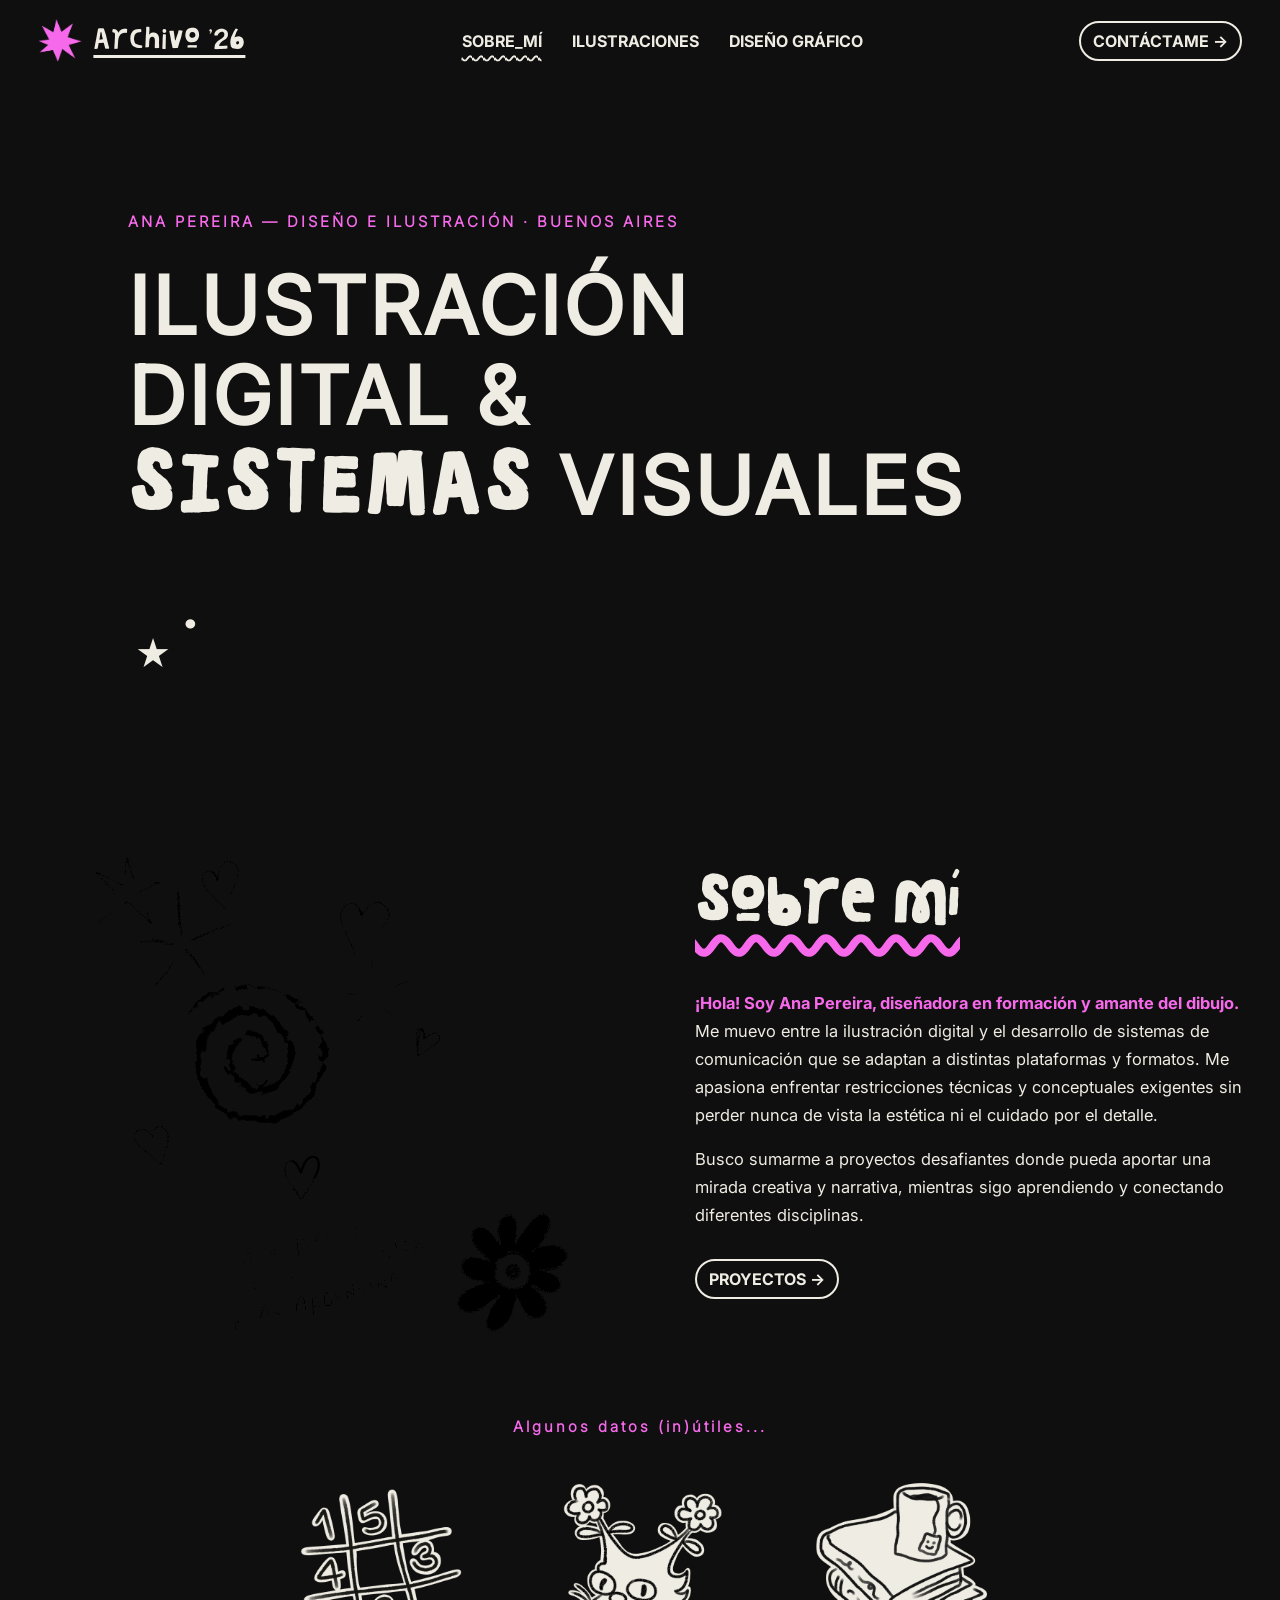
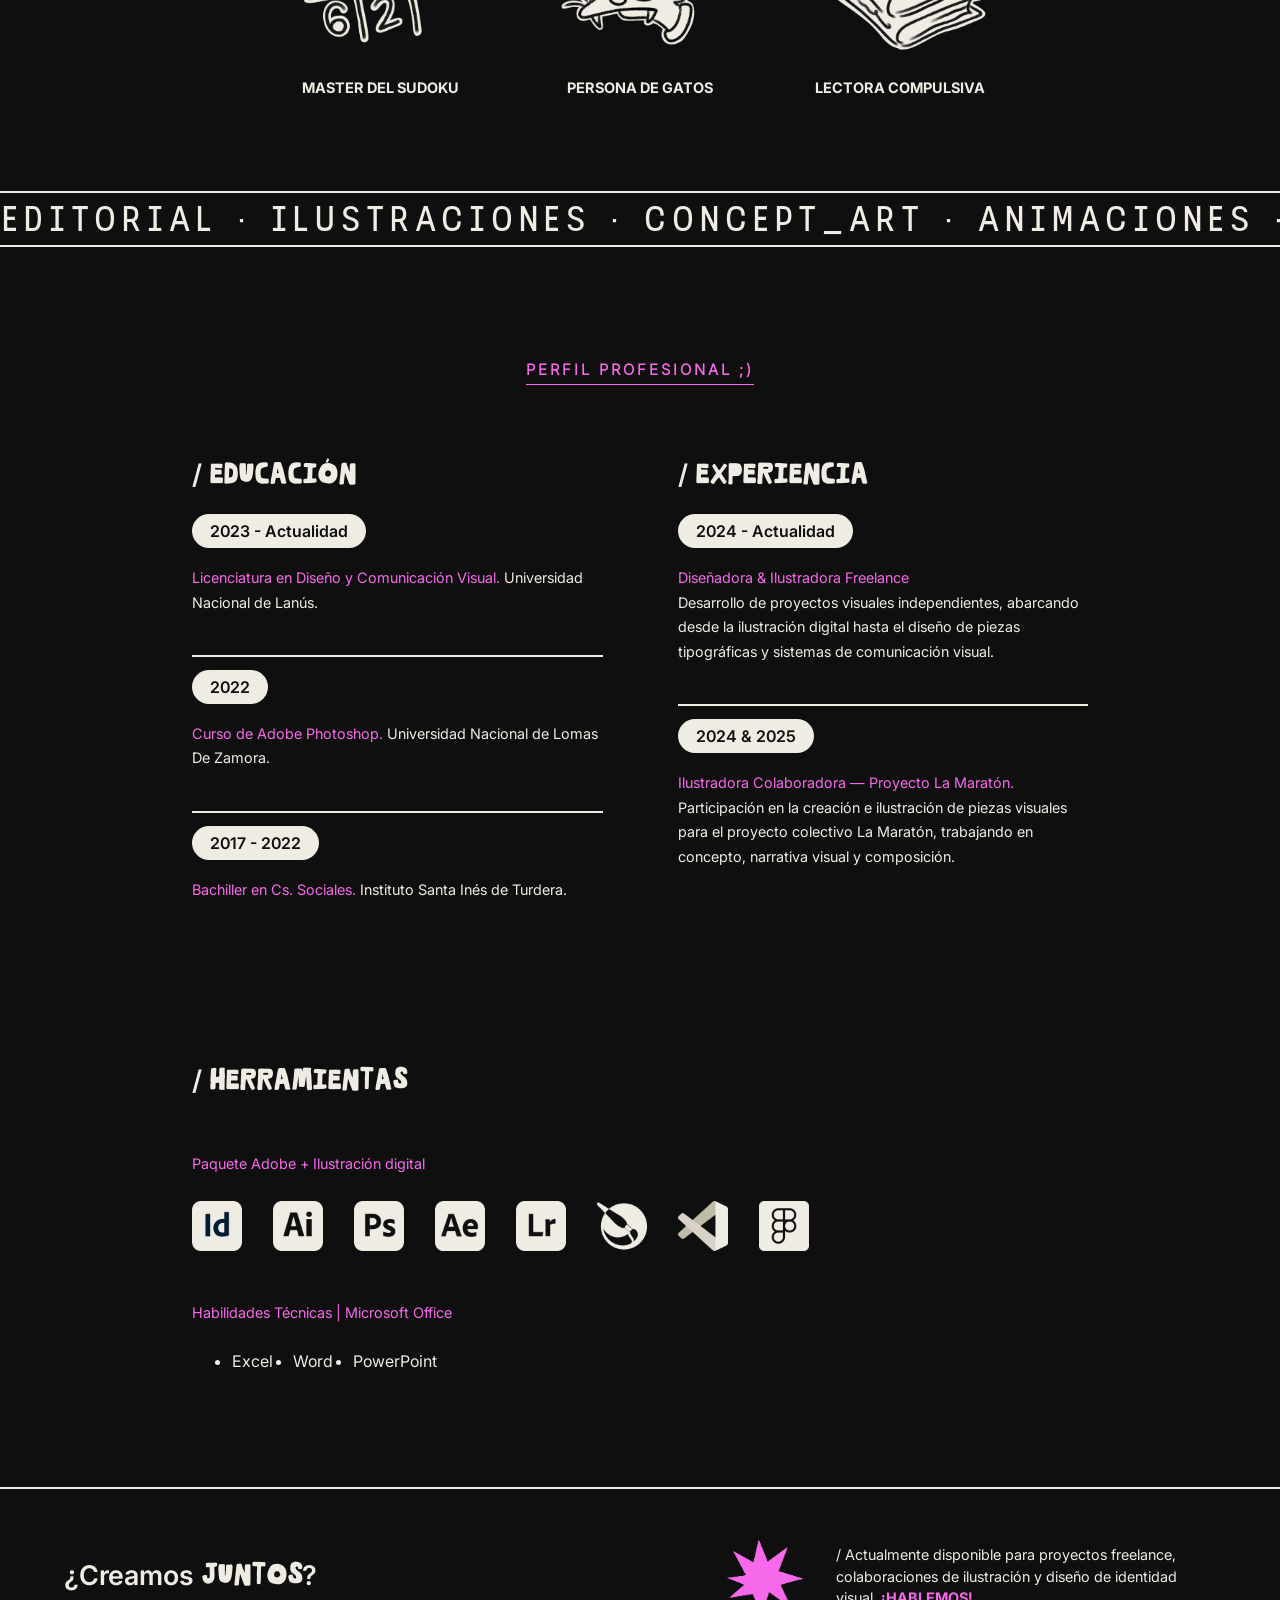
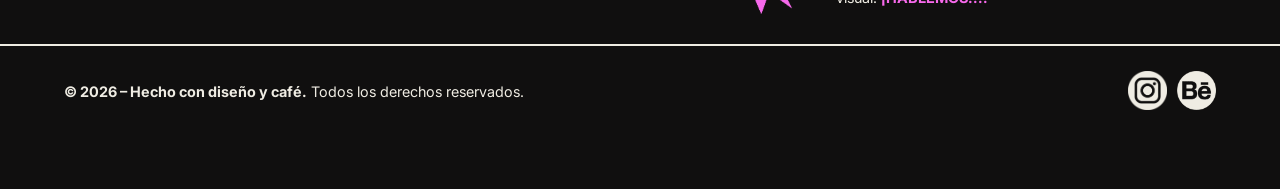
<file: index.html>
<!DOCTYPE html>
<html lang="es">

<head>
    <meta charset="utf-8" />
    <title>Pereira Ana | Portfolio</title>
    <link rel="stylesheet" href="style.css">
    <link rel="icon" href="/IMG/favicon.ico" type="image/x-icon">
</head>


<body>
    <div class="preloader">
        <img src="IMG/preloader.png" alt="Cargando...">
    </div>

    <header class="header-container">
        <div class="header-left">
            <a href="#" class="header-logo">
                <img src="IMG/gif-index.gif" alt="Logo Estrella" />
            </a>
            <a href="#" class="nav-derecha">Archivo '26</a>
        </div>

        <!-- MENÚ ALTERNATIVO -->
        <input type="checkbox" id="menu-toggle" class="menu-checkbox">
        <label for="menu-toggle" class="menu-toggle">
            <span></span>
            <span></span>
            <span></span>
        </label>

        <!-- ENLACES NAV -->
        <nav class="nav-principal">
            <a href="index.html" class="botón-activo">SOBRE_MÍ</a>
            <a href="ilustraciones.html">ILUSTRACIONES</a>
            <a href="#">DISEÑO GRÁFICO</a>
        </nav>


        <!-- LADO DERECHO -->
        <div class="header-right">
            <a href="contacto.html" class="nav-contacto">CONTÁCTAME <span class="arrow">→</span></a>
        </div>
    </header>

    <main>
        <!-- VOLANTA Y TITULAR -->
        <section class="hero-container">
            <h2>ANA PEREIRA — DISEÑO E ILUSTRACIÓN · BUENOS AIRES</h2>
            <h1>ILUSTRACIÓN<br>DIGITAL &<br><span class="destacado">SISTEMAS</span> VISUALES</h1>
            <p class="elemento-decorativo">⋆˙</p>
        </section>

        <!-- MI PRESENTACIÓN -->
        <section class="sobre-mi">
            <div class="perfil">
                <img src="IMG/gif-sobre_mi.gif" alt="Ana" width="550" class="foto-perfil">
                <div class="columna-perfil">
                    <h4>Sobre mí</h4>
                    <p id="b1"><span class="destacado-presentacion"> ¡Hola! Soy Ana Pereira, diseñadora en formación y
                            amante del
                            dibujo.
                        </span> Me muevo entre la ilustración digital y el desarrollo de sistemas de comunicación que se
                        adaptan a distintas plataformas y formatos. Me apasiona enfrentar restricciones técnicas y
                        conceptuales exigentes sin perder nunca de vista la estética ni el cuidado por el detalle.</p>
                    <p id="b2">Busco sumarme a proyectos desafiantes donde pueda aportar una mirada creativa y
                        narrativa,
                        mientras sigo aprendiendo y conectando diferentes disciplinas.</p>
                    <a href="ilustraciones.html" class="proyectos-perfil"> PROYECTOS <span class="arrow">→</span></a>
                </div>
            </div>

            <!-- CURIOSIDADES SOBRE MÍ -->
            <h2 class="curiosidades-titular">Algunos datos (in)útiles...</h2>
            <div class="curiosidades-container">
                <div class="curiosidades-item">
                    <img src="IMG/sudoku.png" alt="curiosidad1" class="img-normal" width="180">
                    <img src="IMG/sudoku_v2.png" alt="curiosidad2-hover" class="img-hover" width="180">
                    <p>MASTER DEL SUDOKU</p>
                </div>
                <div class="curiosidades-item">
                    <img src="IMG/gatito.png" alt="curiosidad2" class="img-normal" width="180">
                    <img src="IMG/gatito_v2.png" alt="curiosidad2-hover" class="img-hover" width="180">
                    <p>PERSONA DE GATOS</p>
                </div>
                <div class="curiosidades-item">
                    <img src="IMG/libro.png" alt="curiosidad2" class="img-normal" width="180">
                    <img src="IMG/libro_v2.png" alt="curiosidad2-hover" class="img-hover" width="180">
                    <p>LECTORA COMPULSIVA</p>
                </div>
            </div>
        </section>


        <!-- CINTA ANIMADA DE TEXTO -->
        <section class="cinta-marquee">
            <div class="cinta-track">
                <!-- Primer bloque de texto -->
                <div class="grupo-texto">
                    <span>EDITORIAL</span>
                    <span class="punto">·</span>
                    <span>ILUSTRACIONES</span>
                    <span class="punto">·</span>
                    <span>CONCEPT_ART</span>
                    <span class="punto">·</span>
                    <span>ANIMACIONES</span>
                    <span class="punto">·</span>
                    <span>PACKAGING</span>
                    <span class="punto">·</span>
                    <span>BRANDING</span>
                    <span class="punto">·</span>
                </div>
                <!-- Segundo bloque-->
                <div class="grupo-texto" aria-hidden="true">
                    <span>EDITORIAL</span>
                    <span class="punto">·</span>
                    <span>ILUSTRACIONES</span>
                    <span class="punto">·</span>
                    <span>CONCEPT_ART</span>
                    <span class="punto">·</span>
                    <span>ANIMACIONES</span>
                    <span class="punto">·</span>
                    <span>PACKAGING</span>
                    <span class="punto">·</span>
                    <span>BRANDING</span>
                    <span class="punto">·</span>
                </div>
            </div>
        </section>


        <!-- PERFIL Y COLUMNAS -->
        <section class="curriculum">
            <h2 class="titulo-formacion">PERFIL PROFESIONAL ;) </h2>
            <div class="formacion">
                <div class="listado-skills">
                    <h3>/ <span class="palabra-color">EDUCACIÓN</span></h3>
                    <ul class="lista-curriculum">
                        <li class="item-curriculum">
                            <span class="ed-tag">2023 - Actualidad</span>
                            <p class="ed-texto"><span class="destacado-curriculum">Licenciatura en Diseño y
                                    Comunicación Visual.</span> Universidad Nacional de Lanús.</p>
                        </li>

                        <li class="item-curriculum">
                            <span class="ed-tag">2022</span>
                            <p class="ed-texto"><span class="destacado-curriculum">Curso de Adobe
                                    Photoshop.</span> Universidad Nacional de Lomas De Zamora.</p>
                        </li>

                        <li class="item-curriculum">
                            <span class="ed-tag">2017 - 2022</span>
                            <p class="ed-texto"><span class="destacado-curriculum"> Bachiller en Cs.
                                    Sociales.</span> Instituto Santa Inés de Turdera.</p>
                        </li>
                    </ul>
                </div>

                <div class="listado-skills">
                    <h3>/ <span class="palabra-color">EXPERIENCIA</span></h3>
                    <ul class="lista-curriculum">
                        <li class="item-curriculum">
                            <span class="ed-tag">2024 - Actualidad</span>
                            <p class="ed-texto"><span class="destacado-curriculum">Diseñadora & Ilustradora
                                    Freelance</span><br>Desarrollo de proyectos visuales independientes, abarcando desde
                                la
                                ilustración digital hasta el diseño de piezas tipográficas y sistemas de comunicación
                                visual.</p>
                        </li>
                        <li class="item-curriculum">
                            <span class="ed-tag">2024 & 2025</span>
                            <p class="ed-texto"><span class="destacado-curriculum"> Ilustradora Colaboradora — Proyecto
                                    La
                                    Maratón.</span><br>Participación en la creación e ilustración de piezas visuales
                                para el
                                proyecto colectivo La Maratón, trabajando en concepto, narrativa visual y composición.
                            </p>
                        </li>
                    </ul>
                </div>



                <div id="listado-adobe">
                    <h3>/ <span class="palabra-color">HERRAMIENTAS</span></h3>

                    <div>
                        <p class="ed-texto"><span class="destacado-curriculum">Paquete Adobe + Ilustración
                                digital</span>
                        </p>
                        <div class="contenedor-iconos">
                            <img class="skill-icon" src="IMG/icono-indesign.png" alt="InDesign" width="50">
                            <img class="skill-icon" src="IMG/icono-iIllustrator.png" alt="Illustrator" width="50">
                            <img class="skill-icon" src="IMG/icono-photoshop.png" alt="Photoshop" width="50">
                            <img class="skill-icon" src="IMG/icono-aftereffects.png" alt="AfterEffects" width="50">
                            <img class="skill-icon" src="IMG/icono-lightroom.png" alt="Lightroom" width="50">
                            <img class="skill-icon" src="IMG/icono-krita.png" alt="Krita" width="50">
                            <img class="skill-icon" src="IMG/icono-vsc.png" alt="Visual" width="50">
                            <img class="skill-icon" src="IMG/icono-figma.png" alt="Figma" width="50">
                        </div>
                    </div>

                    <div>
                        <p class="ed-texto"><span class="destacado-curriculum">Habilidades Técnicas | Microsoft
                                Office</span></p>
                        <ul class="listado-office">
                            <li>Excel</li>
                            <li>Word</li>
                            <li>PowerPoint</li>
                        </ul>
                    </div>

                </div>

            </div>
        </section>
    </main>

    <!-- CONTACTO -->
    <footer class="footer-container">
        <!-- Franja Superior -->
        <div class="footer-superior">
            <div class="footer-titulo-seccion">
                <h3>¿Creamos <span class="palabra-color">JUNTOS</span>?</h3>
            </div>

            <div class="footer-derecha">
                <img src="IMG/gif-index.gif" alt="Estrella" class="footer-estrella" width="80">
                <p class="footer-info">/ Actualmente disponible para proyectos freelance, colaboraciones de ilustración
                    y diseño de identidad visual. <span class="footer-contacto-link">¡HABLEMOS!...</span></p>
            </div>
        </div>

        <!-- Franja Inferior -->
        <div class="footer-inferior">
            <p>
                <span class="copy-destacado">&copy; 2026 – Hecho con diseño y café.</span> Todos los derechos
                reservados.
            </p>
            <div class="footer-redes">
                <a href="https://instagram.com" target="_blank"><img src="IMG/icono-instagram.png" alt="Instagram"
                        width="39"></a>
                <a href="https://behance.net" target="_blank"><img src="IMG/icono-behance.png" alt="Behance"
                        width="39"></a>
            </div>
        </div>
    </footer>
</body>

</html>
</file>
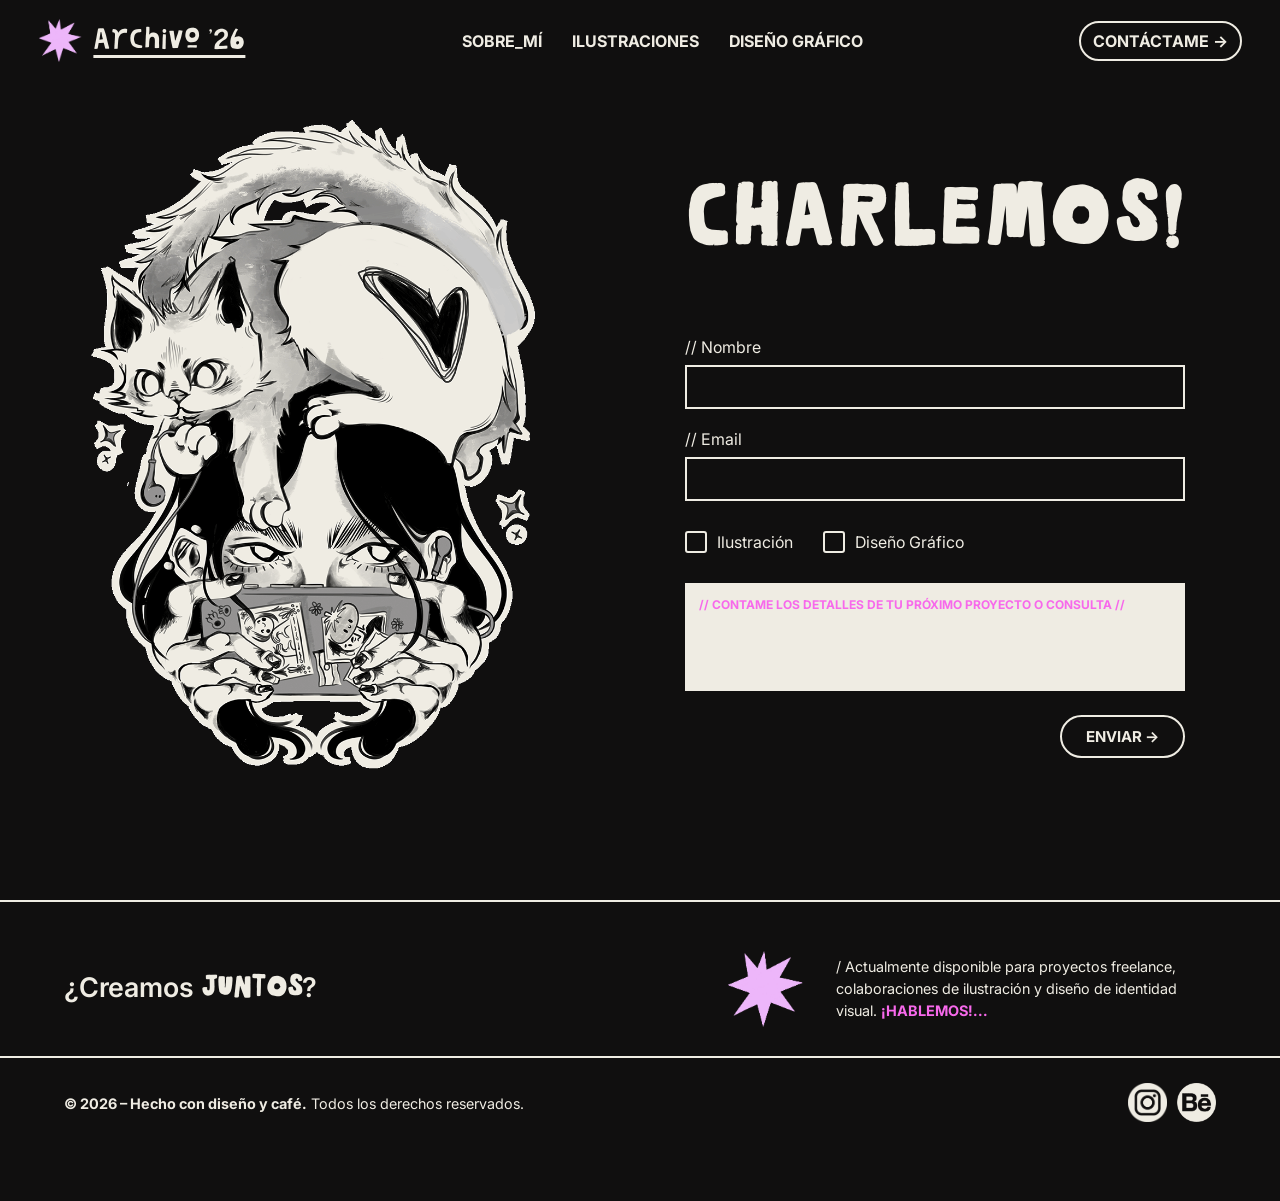
<file: contacto.html>
<!DOCTYPE html>
<html lang="es">

<head>
    <meta charset="utf-8" />
    <title>Pereira Ana | Portfolio</title>
    <link rel="stylesheet" href="style.css">
    <link rel="icon" href="/IMG/favicon.ico" type="image/x-icon">
</head>

<body>
    <!-- BARRA DE NAVEGACIÓN -->
    <header class="header-container">

        <!-- Lado Izquierdo: Logo y Archivo '26 -->
        <div class="header-left">
            <a href="#" class="header-logo">
                <img src="IMG/gif-index.gif" alt="Logo Estrella" />
            </a>
            <a href="#" class="nav-derecha">Archivo '26</a>
        </div>

        <input type="checkbox" id="menu-toggle" class="menu-checkbox">
        <!-- CMenú alternativo -->
        <label for="menu-toggle" class="menu-toggle">
            <span></span>
            <span></span>
            <span></span>
        </label>

        <!-- Centro: Enlaces de navegación -->
        <nav class="nav-principal">
            <a href="index.html">SOBRE_MÍ</a>
            <a href="ilustraciones.html">ILUSTRACIONES</a>
            <a href="#">DISEÑO GRÁFICO</a>
        </nav>

        <!-- Lado Derecho: Botón de contacto -->
        <div class="header-right">
            <a href="contacto.html" class="nav-contacto">CONTÁCTAME <span class="arrow">→</span></a>
        </div>
    </header>

    <main>
        <!-- SECCIÓN DE CONTACTO -->
        <section class="seccion-contacto">
            <!-- FORMULARIO LADO IZQUIERDO -->
            <div class="contacto-imagen">
                <img src="IMG/gif-contacto.gif" alt="Ilustración-contacto">
            </div>

            <!-- FORMULARIO LADO DERECHO -->
            <div class="contacto-formulario">
                <h1><span class="destacado">CHARLEMOS!</span></h1>

                <form action="#" method="POST">

                    <div class="campo-grupo">
                        <label>// Nombre</label>
                        <input type="text" name="nombre" required>
                    </div>

                    <div class="campo-grupo">
                        <label>// Email</label>
                        <input type="email" name="email" required>
                    </div>

                    <div class="contacto-opciones">
                        <label class="custom-checkbox">
                            <input type="checkbox" name="interes" value="ilustracion">
                            <span class="checkmark"></span>
                            Ilustración
                        </label>

                        <label class="custom-checkbox">
                            <input type="checkbox" name="interes" value="diseño">
                            <span class="checkmark"></span>
                            Diseño Gráfico
                        </label>
                    </div>

                    <div class="campo-grupo">
                        <textarea name="mensaje" rows="5"
                            placeholder="// CONTAME LOS DETALLES DE TU PRÓXIMO PROYECTO O CONSULTA //"></textarea>
                    </div>
                    <button type="submit" class="btn-enviar">ENVIAR →</button>
                </form>
            </div>
        </section>

    </main>

    <!-- CONTACTO -->
    <footer class="footer-container">
        <!-- Franja Superior -->
        <div class="footer-superior">
            <div class="footer-titulo-seccion">
                <h3>¿Creamos <span class="palabra-color">JUNTOS</span>?</h3>
            </div>

            <div class="footer-derecha">
                <img src="IMG/gif-index.gif" alt="Estrella" class="footer-estrella" width="80">
                <p class="footer-info">/ Actualmente disponible para proyectos freelance, colaboraciones de ilustración
                    y diseño de identidad visual. <span class="footer-contacto-link">¡HABLEMOS!...</span></p>
            </div>
        </div>

        <!-- Franja Inferior -->
        <div class="footer-inferior">
            <p>
                <span class="copy-destacado">&copy; 2026 – Hecho con diseño y café.</span> Todos los derechos
                reservados.
            </p>
            <div class="footer-redes">
                <a href="https://instagram.com" target="_blank"><img src="IMG/icono-instagram.png" alt="Instagram"
                        width="39"></a>
                <a href="https://behance.net" target="_blank"><img src="IMG/icono-behance.png" alt="Behance"
                        width="39"></a>
            </div>
        </div>
    </footer>
</body>

</html>
</file>
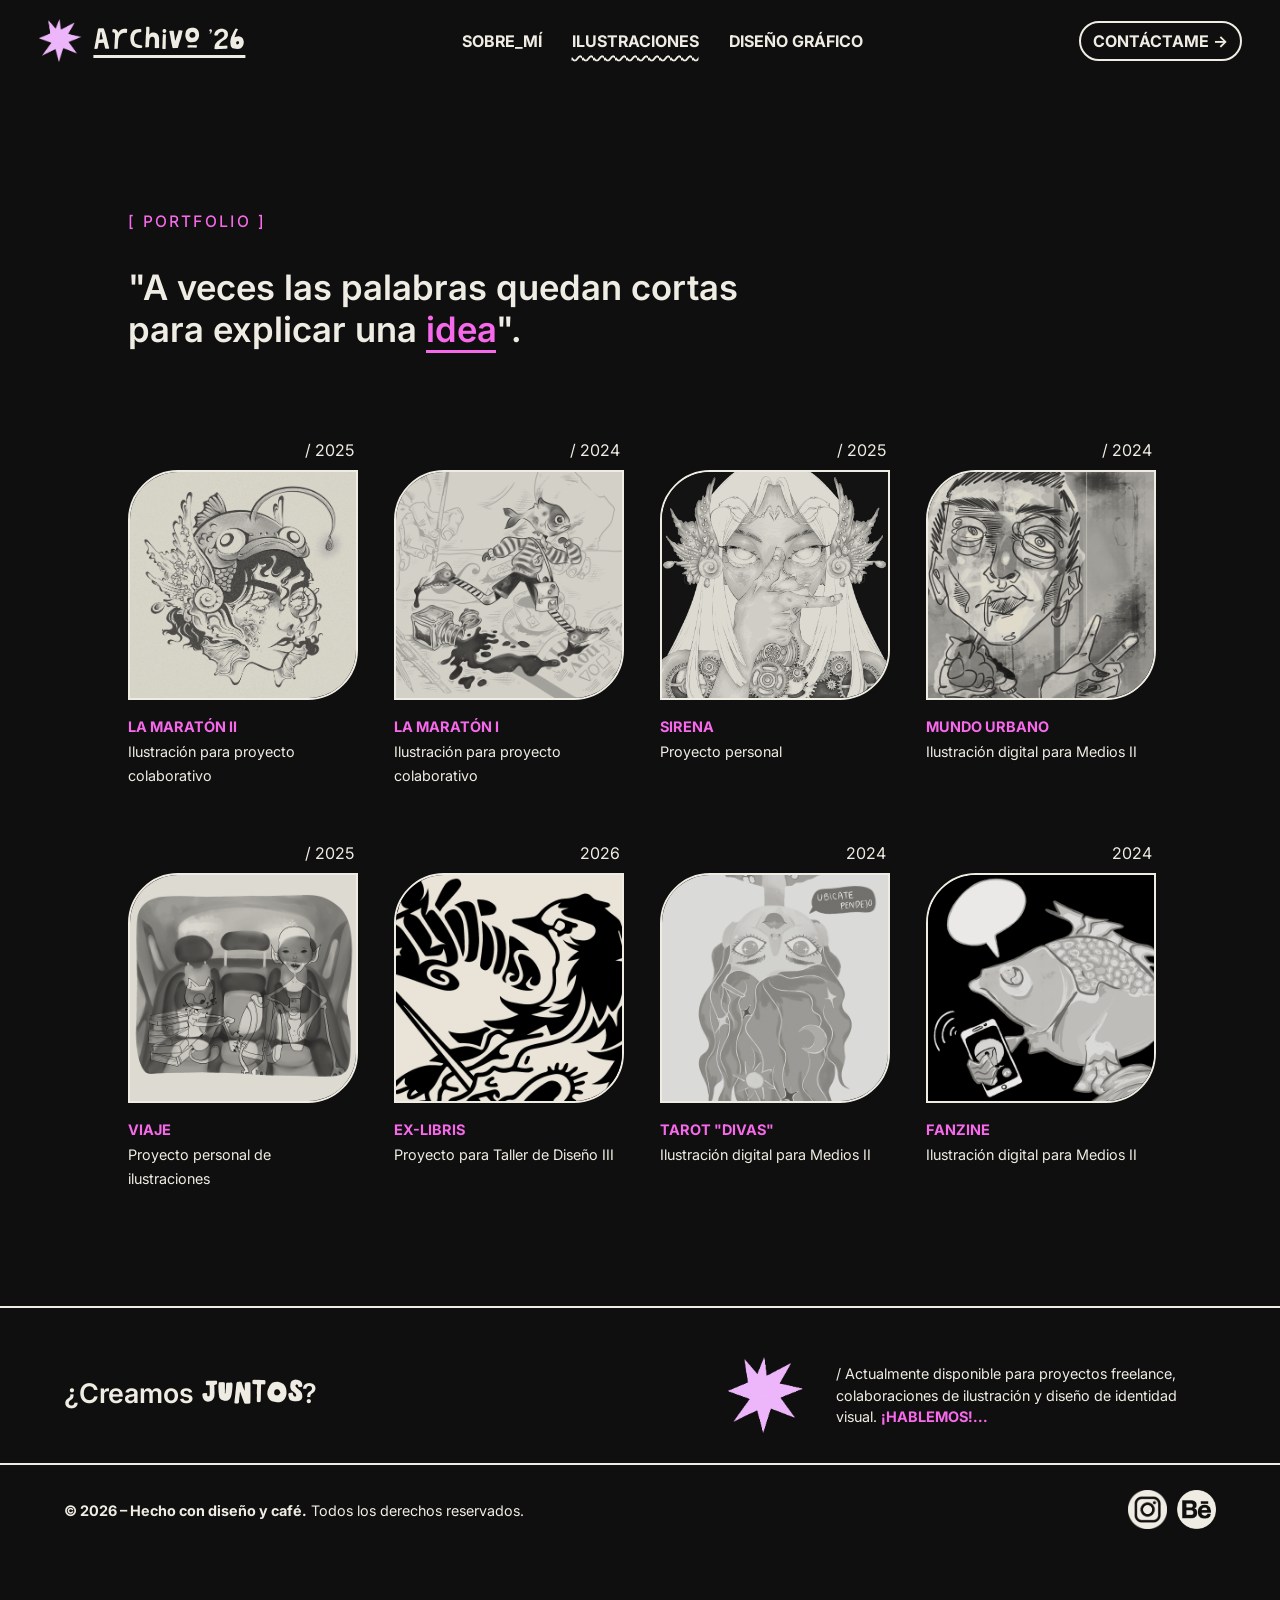
<file: ilustraciones.html>
<!DOCTYPE html>
<html lang="es">

<head>
    <meta charset="utf-8" />
    <title>Pereira Ana | Portfolio</title>
    <link rel="stylesheet" href="style.css">
    <link rel="icon" href="/IMG/favicon.ico" type="image/x-icon">
    <link rel="stylesheet" href="https://cdn.jsdelivr.net/npm/@fancyapps/ui@5.0/dist/fancybox/fancybox.css" />
</head>

<body>
    <!-- BARRA DE NAVEGACIÓN -->
    <header class="header-container">

        <!-- Lado Izquierdo: Logo y Archivo '26 -->
        <div class="header-left">
            <a href="#" class="header-logo">
                <img src="IMG/gif-index.gif" alt="Logo Estrella" />
            </a>
            <a href="#" class="nav-derecha">Archivo '26</a>
        </div>

        <input type="checkbox" id="menu-toggle" class="menu-checkbox">
        <!-- CMenú alternativo -->
        <label for="menu-toggle" class="menu-toggle">
            <span></span>
            <span></span>
            <span></span>
        </label>

        <!-- Centro: Enlaces de navegación -->
        <nav class="nav-principal">
            <a href="index.html">SOBRE_MÍ</a>
            <a href="ilustraciones.html" class="botón-activo">ILUSTRACIONES</a>
            <a href="#">DISEÑO GRÁFICO</a>
        </nav>

        <!-- Lado Derecho: Botón de contacto -->
        <div class="header-right">
            <a href="contacto.html" class="nav-contacto">CONTÁCTAME <span class="arrow">→</span></a>
        </div>
    </header>

    <main>
        <section class="hero-container">
            <h2>[ PORTFOLIO ]</h2>
            <h3 class="frase-ilustraciones">"A veces las palabras quedan cortas<br>para explicar una <span
                    class="destacado-ilustraciones">idea</span>".</h3>
        </section>

        <div class="galeria-grid">
            <!-- Fila 1 (Imágenes 1 a 4) -->
            <div class="galeria-item">
                <span class="galeria-fecha">/ 2025</span>
                <a href="IMG/ilustracion_1_v2.png" data-fancybox="galeria"
                    data-caption="LA MARATÓN - Ilustración digital / 2025">
                    <img src="IMG/ilustracion_1.png" alt="La Maratón">
                </a>
                <p><span class="destacado-galeria">LA MARATÓN II</span><br>Ilustración para proyecto colaborativo</p>
            </div>

            <div class="galeria-item">
                <span class="galeria-fecha">/ 2024</span>
                <a href="IMG/ilustracion_3_v2.png" data-fancybox="galeria"
                    data-caption="LA MARATÓN - Ilustración digital / 2025">
                        <img src="IMG/ilustracion_3.png" alt="La Maratón">
                    </a>
                    <p><span class="destacado-galeria">LA MARATÓN I</span><br>Ilustración para proyecto colaborativo</p>
            </div>

            <div class="galeria-item">
                <span class="galeria-fecha">/ 2025</span>
                <a href="IMG/ilustracion_4_v2.png" data-fancybox="galeria"
                    data-caption="LA MARATÓN - Ilustración digital / 2025">
                    <img src="IMG/ilustracion_4.png" alt="La Maratón">
                </a>
                <p><span class="destacado-galeria">SIRENA</span><br>Proyecto personal</p>
            </div>

            <div class="galeria-item">
                <span class="galeria-fecha">/ 2024</span>
                <a href="IMG/ilustracion_2_v2.png" data-fancybox="galeria"
                    data-caption="LA MARATÓN - Ilustración digital / 2025">
                    <img src="IMG/ilustracion_2.png" alt="La Maratón">
                </a>
                <p><span class="destacado-galeria">MUNDO URBANO</span><br>Ilustración digital para Medios II</p>
            </div>

            <!-- Fila 2 (Imágenes 5 a 8) -->
            <div class="galeria-item">
                <span class="galeria-fecha">/ 2025</span>
                <a href="IMG/ilustracion_5_v2.png" data-fancybox="galeria"
                    data-caption="LA MARATÓN - Ilustración digital / 2025">
                    <img src="IMG/ilustracion_5.png" alt="La Maratón">
                </a>
                <p><span class="destacado-galeria">VIAJE</span><br>Proyecto personal de ilustraciones</p>
            </div>

            <div class="galeria-item">
                <span class="galeria-fecha">2026</span>
                <a href="IMG/ilustracion_6_v6.png" data-fancybox="galeria"
                    data-caption="LA MARATÓN - Ilustración digital / 2025">
                    <img src="IMG/ilustracion_6.png" alt="La Maratón">
                </a>
                <p><span class="destacado-galeria">EX-LIBRIS</span><br>Proyecto para Taller de Diseño III</p>
            </div>

            <div class="galeria-item">
                <span class="galeria-fecha">2024</span>
                <a href="IMG/ilustracion_7_v2.png" data-fancybox="galeria"
                    data-caption="LA MARATÓN - Ilustración digital / 2025">
                    <img src="IMG/ilustracion_7.png" alt="La Maratón">
                </a>
                <p><span class="destacado-galeria">TAROT "DIVAS"</span><br>Ilustración digital para Medios II</p>
            </div>

            <div class="galeria-item">
                <span class="galeria-fecha">2024</span>
                <a href="IMG/ilustracion_8_v2.png" data-fancybox="galeria"
                    data-caption="LA MARATÓN - Ilustración digital / 2025">
                    <img src="IMG/ilustracion_8.png" alt="La Maratón">
                </a>
                <p><span class="destacado-galeria">FANZINE</span><br>Ilustración digital para Medios II</p>
            </div>
        </div>

    </main>

    <!-- CONTACTO -->
    <footer class="footer-container">
        <!-- Franja Superior -->
        <div class="footer-superior">
            <div class="footer-titulo-seccion">
                <h3>¿Creamos <span class="palabra-color">JUNTOS</span>?</h3>
            </div>

            <div class="footer-derecha">
                <img src="IMG/gif-index.gif" alt="Estrella" class="footer-estrella" width="80">
                <p class="footer-info">/ Actualmente disponible para proyectos freelance, colaboraciones de ilustración
                    y diseño de identidad visual. <span class="footer-contacto-link">¡HABLEMOS!...</span></p>
            </div>
        </div>

        <!-- Franja Inferior -->
        <div class="footer-inferior">
            <p>
                <span class="copy-destacado">&copy; 2026 – Hecho con diseño y café.</span> Todos los derechos
                reservados.
            </p>
            <div class="footer-redes">
                <a href="https://instagram.com" target="_blank"><img src="IMG/icono-instagram.png" alt="Instagram"
                        width="39"></a>
                <a href="https://behance.net" target="_blank"><img src="IMG/icono-behance.png" alt="Behance"
                        width="39"></a>
            </div>
        </div>
    </footer>

    <script src="https://cdn.jsdelivr.net/npm/@fancyapps/ui@5.0/dist/fancybox/fancybox.umd.js"></script>
    <script>
        Fancybox.bind("[data-fancybox='galeria']", {
            Toolbar: { display: { left: [], middle: [], right: ["close"] } },
            backdropClick: "close",
        });
    </script>
</body>

</html>
</file>
<file: style.css>
@charset "UTF-8";

@font-face {
    font-family: "InterRegular";
    src: url("fonts/Inter_18pt-Regular.ttf") format("truetype");
    font-weight: normal;
    font-style: normal;
}

@font-face {
    font-family: "InterLight";
    src: url("fonts/Inter_18pt-Light.ttf") format("truetype");
    font-weight: 300;
    font-style: normal;
}

@font-face {
    font-family: "InterBold";
    src: url("fonts/Inter_18pt-Bold.ttf") format("truetype");
    font-weight: bold;
    font-style: normal;
}

@font-face {
    font-family: "InterSemibold";
    src: url("fonts/Inter_18pt-SemiBold.ttf") format("truetype");
    font-weight: 600;
    font-style: normal;
}

@font-face {
    font-family: "InterMedium";
    src: url("fonts/Inter_18pt-Medium.ttf") format("truetype");
    font-weight: normal;
    font-style: normal;
}

@font-face {
    font-family: "Kartis";
    src: url("fonts/Kartis.otf") format("opentype");
    font-weight: 300;
    font-style: normal;
}

@font-face {
    font-family: "AOTSerialMono";
    src: url("fonts/AOTSerialMono-SemiBold.otf") format("opentype");
    font-weight: 300;
    font-style: normal;
}



/* ==================================================================================
1) ORDENAMIENTO BASE
================================================================================== */
html {
    scroll-behavior: smooth;
}

body {
    margin: 0;
    background-color: #100F0F;
    color: rgb(239, 236, 227);
    font-family: "InterRegular", sans-serif;
    max-width: 100%;
    overflow-x: hidden;

}

p {
    font-size: 14.5px;
    line-height: 1.7;
    font-family: "InterRegular", sans-serif;
}

h1,
.elemento-decorativo {
    font-family: "InterRegular", serif;
    font-size: 80px;
    line-height: 1.12;
    letter-spacing: 3px;
    margin-top: 30px;
}

h2 {
    font-family: "InterLight", sans-serif;
    color: #f769eb;
    font-size: 15px;
    letter-spacing: 3px;
}

.destacado {
    font-family: "Kartis", sans-serif;
    letter-spacing: 4px;
    font-size: 87px;
    padding-top: 5px;
    animation: cambiarColorDinamico 0.5s infinite linear;
}

@keyframes cambiarColorDinamico {
    0% {
        color: #f769eb;
    }

    33% {
        color: #2F4CF6;
    }

    66% {
        color: #EDEC78;
    }

    100% {
        color: #f769eb;
    }
}

h3 {
    font-family: "InterSemibold", sans-serif;
    font-size: 27px;
    margin-bottom: 30px;
}

h4 {
    color: rgb(239, 236, 227);
    font-family: "Kartis", sans-serif;
    font-size: 65px;
    margin-top: 40px;
    margin-bottom: 35px;
    text-decoration: underline wavy #f769eb;
    text-decoration-thickness: 8px;
    text-underline-offset: 12px;
    display: inline-block;
    animation: flotar 2s ease-in-out infinite;
}

.preloader {
    position: fixed;
    background-color: rgb(239, 236, 227);
    width: 100%;
    height: 100%;
    animation: ocultarPreloader 0.4s ease 1s forwards;
    display: flex;
    justify-content: center;
    align-items: center;
    z-index: 9999;
}

.preloader img {
    width: 300px;
    height: auto;
    animation: flotar 2s ease-in-out infinite;
}

@keyframes ocultarPreloader {
    0% {
        opacity: 1;
        visibility: visible;
    }

    100% {
        opacity: 0;
        visibility: hidden;
    }
}

/* ==================================================================================
2) DISEÑO DEL HEADER
================================================================================== */
.header-container {
    width: 100%;
    max-width: 1800px;
    margin: auto;
    padding: 18px 3%;
    background-color: #100F0F;
    border: none;
    display: flex;
    justify-content: space-between;
    align-items: center;
    position: fixed;
    top: 0;
    z-index: 10;
    box-sizing: border-box;

}

.header-left {
    display: flex;
    align-items: center;
    gap: 10px;
}

.header-logo {
    display: flex;
    align-items: center;
}

.header-logo img {
    width: 45px;
    height: auto;
    display: block;
}

.nav-derecha {
    font-family: 'Kartis', sans-serif;
    color: #EFECE3;
    font-size: 30px;
    font-weight: 300;
    text-decoration: underline;
    text-decoration-thickness: 3px;
    text-underline-offset: 6px;
    white-space: nowrap;
}

.nav-principal {
    display: flex;
    align-items: center;
    gap: 30px;
    flex-wrap: wrap;
    justify-content: center;
}

.nav-principal a {
    font-family: 'InterBold', sans-serif;
    font-size: 14, 1px;
    text-decoration: underline;
    text-decoration-color: transparent;
    text-underline-offset: 8px;
    text-decoration-thickness: 2px;
    font-weight: bold;
    color: rgb(239, 236, 227);
    white-space: nowrap;
}

.nav-principal a:hover {
    color: #f769eb;
    text-decoration-color: #f769eb;
    text-decoration-style: wavy;
}

.header-right {
    display: flex;
    align-items: center;
}

.nav-contacto {
    font-family: 'InterBold', sans-serif;
    text-decoration: none;
    font-weight: bold;
    color: rgb(239, 236, 227);
    border: 2px solid rgb(239, 236, 227);
    border-radius: 100px;
    padding: 8px 12px;
    background: transparent;
    transition: all 0.3s ease;
    white-space: nowrap;
}

.nav-contacto:hover {
    background-color: #f769eb;
    border-color: #f769eb;
    box-shadow: 0 0 15px #f769eb;
}

.nav-principal a.botón-activo {
    color: rgb(239, 236, 227);
    text-decoration-color: #efece3;
    text-decoration-style: wavy;
}



/* ==================================================================================
3) MENÚ HAMBUERGUESA / @MEDIA
================================================================================== */
.menu-checkbox {
    display: none;
}

.menu-toggle {
    display: none;
    cursor: pointer;
    flex-direction: column;
    justify-content: space-between;
    width: 30px;
    height: 20px;
    background: none;
    border: none;
    z-index: 11;
}

.menu-toggle span {
    display: block;
    width: 100%;
    height: 3px;
    background-color: rgb(239, 236, 227);
    border-radius: 2px;
}

/* --- MEDIA QUERY --- */
@media (max-width: 900px) {

    .menu-toggle {
        display: flex;
        margin-left: auto;
        margin-right: 20px;
    }

    .nav-principal {
        display: none;
        position: absolute;
        top: 100%;
        right: 3%;
        left: auto;
        transform: none;

        background-color: #100F0F;
        border: 2px solid rgb(239, 236, 227);
        flex-direction: column;
        align-items: flex-start;
        gap: 20px;
        padding: 25px 30px;
        min-width: 190px;
        box-shadow: 0px 10px 25px #100F0F;
        z-index: 10;
        box-sizing: border-box;
    }

    .menu-checkbox:checked~.nav-principal {
        display: flex;
    }
}



/* ==================================================================================
4) INICIO DISEÑO HTML "INDEX/SOBRE MI"
================================================================================== */
.hero-container {
    margin-top: 0px;
    width: 80%;
    margin: 0 auto;
    padding-top: 200px;
    padding-bottom: 60px;

}

.destacado-presentacion {
    font-family: "InterBold", sans-serif;
    color: #f769eb;
}

/* ==================================================================================
5) PRESENTACIÓN: NOMBRE, FOTO, CURIOSIDADES.
================================================================================== */

/* CONTENEDOR GENERAL DE TODA MI PRESENTACIÓN */
.sobre-mi {
    animation: difuminarScroll linear both;
    animation-timeline: view();
    animation-range: entry 10% exit 90%;
}

@keyframes difuminarScroll {
    0% {
        opacity: 0;
        filter: blur(8px);
        transform: translateY(60px) scale(0.95);
    }

    35%,
    65% {
        opacity: 1;
        filter: blur(0px);
        transform: translateY(0) scale(1);
    }

    100% {
        opacity: 0;
        filter: blur(10px);
        transform: translateY(-30px) scale(0.95);
    }
}

/* FOTO Y PRESENTACIÓN */
.perfil {
    padding-bottom: 20px;
    display: flex;
    column-gap: 80px;
    justify-content: center;
}

@keyframes flotar {

    0%,
    100% {
        transform: translateY(0);
    }

    50% {
        transform: translateY(-18px);
    }
}

#b1,
#b2 {
    font-size: 16.5px;
    width: 550px;
    font-family: 'InterRegular', sans-serif;
    color: rgb(239, 236, 227);
    line-height: 1.7;
}

#b2 {
    margin-bottom: 40px;
}

.proyectos-perfil {
    font-family: 'InterBold', sans-serif;
    text-decoration: none;
    font-weight: bold;
    color: rgb(239, 236, 227);
    border: 2px solid rgb(239, 236, 227);
    border-radius: 100px;
    padding: 8px 12px;
    background: transparent;
    transition: all 0.3s ease;
    white-space: nowrap;
}

.proyectos-perfil:hover {
    color: rgb(239, 236, 227);
    background-color: #f769eb;
    border-color: #f769eb;
    box-shadow: 0 0 15px #f769eb;
}

.foto-perfil {
    mix-blend-mode: darken;
    padding-left: 30px;
}

/*  CURIOSIDADES SOBRE MÍ */
.curiosidades-titular {
    text-align: center;
    margin-bottom: 40px;
}

.curiosidades-container {
    display: flex;
    justify-content: center;
    align-items: center;
    flex-wrap: wrap;
    gap: 80px;
    width: 100%;
    padding-bottom: 90px;
}

.curiosidades-item {
    display: flex;
    flex-direction: column;
    align-items: center;
    text-align: center;
    gap: 20px;
}

.curiosidades-item p {
    font-family: 'InterBold', sans-serif;
    color: rgb(239, 236, 227);
    margin: 0;
}

/* EFECTO FOTOS CURIOSIDADES */
.curiosidades-item .img-hover {
    display: none;
}

.curiosidades-item .img-normal {
    display: block;
}

.curiosidades-item:hover .img-normal {
    display: none;
}

.curiosidades-item:hover .img-hover {
    display: block;
}

/* ==================================================================================
6) DISEÑO DE ANIMACIÓN CINTA SKILLS
================================================================================== */
.cinta-marquee {
    width: 100%;
    background-color: #100F0F;
    border-top: 2.3px solid rgb(239, 236, 227);
    border-bottom: 2.3px solid rgb(239, 236, 227);
    overflow: hidden;
    padding-bottom: 3px;
    padding-top: 10px;
    white-space: nowrap;
    box-sizing: border-box;
}

.cinta-track {
    display: flex;
    width: max-content;
    animation: moverCinta 8s linear infinite;
}

.grupo-texto {
    display: flex;
    align-items: center;
    gap: 20px;
}

.grupo-texto span {
    font-family: "AOTSerialMono", sans-serif;
    font-size: 35px;
    letter-spacing: 2px;
    color: rgb(239, 236, 227);
}

@keyframes moverCinta {
    0% {
        transform: translateX(0);
    }

    100% {
        transform: translateX(-50%);
    }
}

/* ==================================================================================
7) CURRICULUM / PERFIL PROFESIONAL
================================================================================== */
.curriculum {
    padding-top: 100px;
    padding-bottom: 100px;
}

.titulo-formacion {
    text-align: center;
    text-decoration: underline;
    text-underline-offset: 9px;
}

.lista-curriculum,
.lista-office {
    list-style: none;
    padding: 0;
    margin: 0;
}

.formacion {
    padding-top: 40px;
    width: 70%;
    margin: 0 auto;
    display: flex;
    flex-wrap: wrap;
    justify-content: space-between;
    gap: 75px;
}

.listado-skills,
#listado-adobe {
    flex: 1;
    min-width: 280px;
    display: flex;
    flex-direction: column;
}

.item-curriculum {
    border-bottom: 2px solid rgb(239, 236, 227);
    margin-bottom: 20px;
    padding-bottom: 15px;
}

.item-curriculum:last-child {
    border-bottom: none;
}

.ed-tag {
    font-family: 'InterSemibold', sans-serif;
    color: #100F0F;
    background-color: #efece3;
    border-radius: 110px;
    padding: 7px 18px;
    white-space: nowrap;
}

.ed-texto {
    margin-top: 25px;
    padding-bottom: 10px;
}

.destacado-curriculum {
    color: #f769eb;
}

.skill-icon {
    padding-right: 27px;
    padding-bottom: 21px;
}



#listado-adobe {
    text-decoration: none;
}

.listado-office {
    text-decoration: none;
    display: flex;
    column-gap: 20px;
}

/* ==================================================================================
8) DISEÑO DEL FOOTER
================================================================================== */
.footer-container {
    width: 100%;
    border-top: 2px solid rgb(239, 236, 227);
    box-sizing: border-box;
    display: flex;
    flex-direction: column;
}

.footer-superior {
    display: flex;
    justify-content: space-between;
    align-items: center;
    padding: 40px 5% 20px 5%;
    box-sizing: border-box;
    width: 100%;
    flex-wrap: wrap;
    gap: 30px;
}

.palabra-color {
    font-family: 'Kartis', sans-serif;
    animation: cambiarColorDinamico 0.5s infinite linear;
    font-size: 30PX;
}

.footer-derecha {
    display: flex;
    align-items: center;
    justify-content: center;
    gap: 30px;
}

.footer-estrella {
    height: auto;
    display: block;
}

.footer-info {
    max-width: 380px;
    color: rgb(239, 236, 227);
    line-height: 1.5;
}

.footer-contacto-link {
    font-family: 'InterBold', sans-serif;
    color: #f769eb;
}

.footer-inferior {
    display: flex;
    justify-content: space-between;
    align-items: center;
    padding: 20px 5% 70px;
    box-sizing: border-box;
    width: 100%;
    border-top: 2px solid rgb(239, 236, 227)
}

.copy-destacado {
    font-family: 'InterBold', sans-serif;
}

.footer-redes {
    display: flex;
    gap: 10px;
    align-items: center;
}

/* ==================================================================================
9) INICIO DISEÑO HTML "CONTACTO"
================================================================================== */
.seccion-contacto {
    display: flex;
    justify-content: space-between;
    align-items: center;
    gap: 90px;
    max-width: 1200px;
    margin: 120px auto;
}

.contacto-imagen,
.contacto-formulario {
    flex: 1;
}

.contacto-icono {
    margin-bottom: 20px;
}

.contacto-imagen img {
    width: 100%;
    height: auto;
}

.contacto-formulario form {
    width: 90%;
    display: flex;
    flex-direction: column;
    gap: 20px;
}

/* Etiquetas (// Nombre, // Email) */
.campo-grupo label {
    display: block;
    color: rgb(239, 236, 227);
    margin-bottom: 8px;
}

/* Inputs de texto y email */
.contacto-formulario input[type="text"],
.contacto-formulario input[type="email"] {
    width: 100%;
    background: transparent;
    border: 2px solid rgb(239, 236, 227);
    padding: 12px;
    color: rgb(239, 236, 227);
    font-family: inherit;
    box-sizing: border-box;

}

/* Textarea grande color crema */
.contacto-formulario textarea {
    width: 100%;
    background-color: rgb(239, 236, 227);
    color: #100F0F;
    border: 2px solid rgb(239, 236, 227);
    padding: 12px;
    font-family: inherit;
    box-sizing: border-box;
    resize: none;
}

.contacto-formulario textarea::placeholder {
    color: #f769eb;
    font-size: 12px;
    font-family: "InterBold";
}

/* =========================
   CHECKBOXES PERSONALIZADOS
============================ */
.contacto-opciones {
    display: flex;
    gap: 30px;
    margin: 10px 0;
}

.custom-checkbox {
    display: flex;
    align-items: center;
    gap: 10px;
    color: rgb(239, 236, 227);
    cursor: pointer;
    position: relative;
    user-select: none;
}

.custom-checkbox input {
    position: absolute;
    opacity: 0;
    cursor: pointer;
    height: 0;
    width: 0;
}

.checkmark {
    position: relative;
    height: 18px;
    width: 18px;
    background-color: transparent;
    border: 2px solid rgb(239, 236, 227);
    border-radius: 3px;
    transition: all 0.2s ease;
}

.custom-checkbox:hover input~.checkmark {
    border-color: #f769eb;
}

.custom-checkbox input:checked~.checkmark {
    background-color: #f769eb;
    border-color: #f769eb;
    box-shadow: 0 0 10px #f769eb;
}

.checkmark:after {
    content: "";
    position: absolute;
    display: none;
}

.custom-checkbox input:checked~.checkmark:after {
    display: block;
}

.custom-checkbox .checkmark:after {
    left: 5px;
    top: 1px;
    width: 4px;
    height: 9px;
    border: solid rgb(239, 236, 227);
    border-width: 0 2px 2px 0;
    transform: rotate(45deg);
}

.btn-enviar {
    align-self: flex-end;
    background: transparent;
    border: 2px solid rgb(239, 236, 227);
    color: rgb(239, 236, 227);
    padding: 10px 24px;
    border-radius: 100px;
    font-family: 'InterBold', sans-serif;
    font-size: 15px;
    cursor: pointer;
    transition: all 0.3s ease;
}

.btn-enviar:hover,
.btn-enviar:active {
    background-color: #f769eb;
    border-color: #f769eb;
    color: rgb(239, 236, 227);
    box-shadow: 0 0 15px #f769eb;
}

/* ==================================================================================
10) DISEÑO HTML "ILUSTRACIONES"
================================================================================== */
.frase-ilustraciones {
    font-size: 35px;
}

.destacado-ilustraciones {
    color: #f769eb;
    text-decoration: underline #f769eb;
    text-decoration-thickness: 3px;
    text-underline-offset: 8px;
}

.destacado-galeria {
    color: #f769eb;
    font-family: 'InterBold', sans-serif;
}

.galeria-grid {
    display: grid;
    grid-template-columns: repeat(4, 1fr);
    gap: 40px 40px;
    width: 80%;
    margin: 0 auto;
    padding-bottom: 100px;
    justify-items: center;
}

.galeria-item {
    position: relative;
    display: flex;
    flex-direction: column;
    width: 100%;
}

.galeria-fecha {
    text-align: right;
    color: rgb(239, 236, 227);
    margin-bottom: 10px;
}

.galeria-item img {
    width: 100%;
    height: auto;
    border-radius: 50px 0 50px 0;
    display: block;
    object-fit: cover;
    border: 2px solid rgb(239, 236, 227);
    transition: transform 0.3s ease, filter 0.3s ease, box-shadow 0.3s ease;
}

.galeria-item img:hover {
    transform: scale(1.05);
    box-shadow: 0 0px 40px #f769eb;
}

.fancybox__container {
    --fancybox-color: #f769eb !important;
    --fancybox-bg: rgba(20, 20, 20, 0.95);/
}

.fancybox__button.is-close svg {
    stroke: #f769eb !important;
    stroke-width: 2.5px;
}

.fancybox__button.is-nav {
    background: transparent !important;
    color: #f769eb !important;
}

.fancybox__button.is-nav svg {
    stroke: #f769eb !important;
    stroke-width: 5px;
}

.fancybox__thumbs {
    display: none !important;
}

.fancybox__content {
    padding: 40px !important;
    background: transparent !important;
}

.fancybox__caption {
    font-family: 'InterSemibold', sans-serif !important;
    font-size: 18px;
}
</file>
